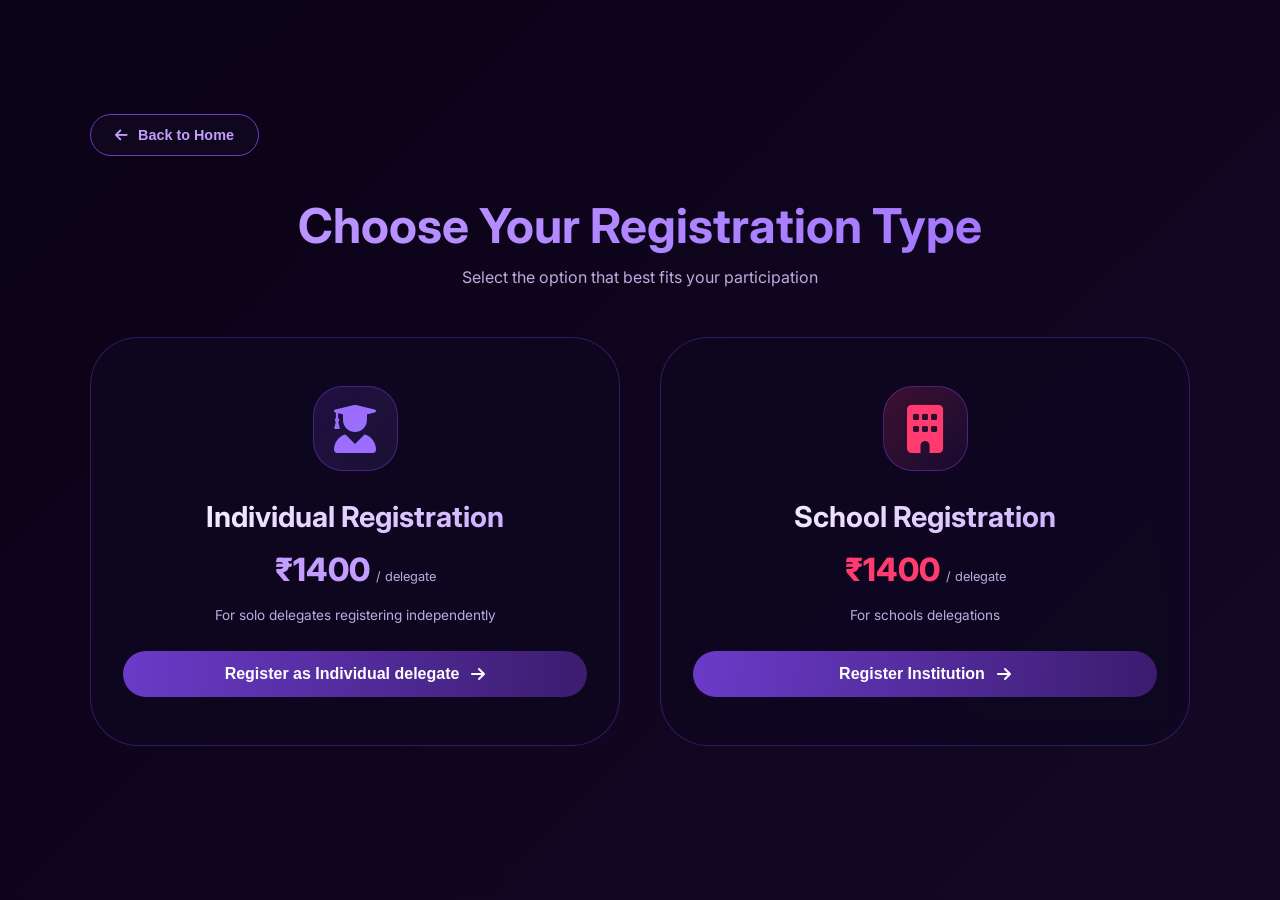
<file: registration.html>
<!DOCTYPE html>
<html lang="en">
<head>
    <meta charset="UTF-8">
    <meta name="viewport" content="width=device-width, initial-scale=1.0">
    <title>VME MUN 2026 | Registration</title>
    <link href="https://fonts.googleapis.com/css2?family=Inter:wght@300;400;500;600;700;800;900&display=swap" rel="stylesheet">
    <link rel="stylesheet" href="https://cdnjs.cloudflare.com/ajax/libs/font-awesome/6.0.0-beta3/css/all.min.css">
    <style>
        * {
            margin: 0;
            padding: 0;
            box-sizing: border-box;
        }

        :root {
            --purple-1: #0a0216;
            --purple-2: #140826;
            --purple-3: #1f0e3a;
            --purple-4: #3b1c6e;
            --purple-5: #6b3bc9;
            --purple-6: #9b6eff;
            --purple-7: #c49eff;
            --crisis-red: #ff3b6f;
        }

        body {
            font-family: 'Inter', sans-serif;
            background: linear-gradient(135deg, var(--purple-1), var(--purple-2));
            color: #eceaff;
            min-height: 100vh;
            display: flex;
            align-items: center;
            justify-content: center;
            padding: 60px 20px;
        }

        .registration-container {
            max-width: 1100px;
            width: 100%;
        }

        .back-btn {
            display: inline-flex;
            align-items: center;
            gap: 10px;
            background: rgba(15, 8, 32, 0.9);
            backdrop-filter: blur(12px);
            border: 1px solid var(--purple-5);
            color: var(--purple-7);
            padding: 12px 24px;
            border-radius: 50px;
            cursor: pointer;
            font-size: 0.9rem;
            font-weight: 600;
            margin-bottom: 40px;
            transition: 0.3s;
            text-decoration: none;
        }

        .back-btn:hover {
            background: rgba(107, 59, 201, 0.3);
            border-color: var(--purple-6);
            transform: translateX(-5px);
        }

      
        .header {
            text-align: center;
            margin-bottom: 50px;
        }

        .header h1 {
            font-size: 3rem;
            background: linear-gradient(135deg, var(--purple-7), var(--purple-6));
            -webkit-background-clip: text;
            background-clip: text;
            color: transparent;
            margin-bottom: 12px;
        }

        .header p {
            color: #bcabdd;
            font-size: 1rem;
        }

        .registration-options {
            display: grid;
            grid-template-columns: repeat(auto-fit, minmax(320px, 1fr));
            gap: 40px;
            margin-bottom: 40px;
        }


        .reg-card {
            background: rgba(15, 8, 32, 0.85);
            backdrop-filter: blur(16px);
            border-radius: 48px;
            padding: 48px 32px;
            text-align: center;
            border: 1px solid rgba(107, 59, 201, 0.4);
            transition: 0.4s ease;
            cursor: pointer;
            position: relative;
            overflow: hidden;
        }

        .reg-card::before {
            content: '';
            position: absolute;
            top: 0;
            left: -100%;
            width: 100%;
            height: 100%;
            background: linear-gradient(90deg, transparent, rgba(155, 110, 255, 0.1), transparent);
            transition: 0.5s;
        }

        .reg-card:hover::before {
            left: 100%;
        }

        .reg-card:hover {
            transform: translateY(-8px);
            border-color: var(--purple-5);
            box-shadow: 0 20px 40px rgba(0, 0, 0, 0.4), 0 0 20px rgba(107, 59, 201, 0.3);
        }

        .card-icon {
            width: 85px;
            height: 85px;
            background: linear-gradient(135deg, rgba(107, 59, 201, 0.2), rgba(155, 110, 255, 0.1));
            border-radius: 30px;
            display: flex;
            align-items: center;
            justify-content: center;
            margin: 0 auto 28px;
            border: 1px solid rgba(107, 59, 201, 0.5);
        }

        .card-icon i {
            font-size: 3rem;
            color: var(--purple-6);
        }

        .reg-card h2 {
            font-size: 1.8rem;
            font-weight: 700;
            margin-bottom: 12px;
            background: linear-gradient(135deg, #fff, var(--purple-7));
            -webkit-background-clip: text;
            background-clip: text;
            color: transparent;
        }

        .reg-card .price {
            font-size: 2rem;
            font-weight: 800;
            color: var(--purple-7);
            margin: 16px 0 8px;
        }

        .reg-card .price small {
            font-size: 0.8rem;
            font-weight: 400;
            color: #bcabdd;
        }

        .reg-card .description {
            color: #bcabdd;
            font-size: 0.85rem;
            margin: 16px 0 24px;
            line-height: 1.6;
        }

        .feature-list {
            text-align: left;
            margin: 24px 0;
            padding-left: 20px;
        }

        .feature-list li {
            margin: 10px 0;
            font-size: 0.85rem;
            color: #d0c5f0;
            list-style: none;
            display: flex;
            align-items: center;
            gap: 10px;
        }

        .feature-list li i {
            color: var(--purple-6);
            font-size: 0.8rem;
            width: 20px;
        }

        .register-btn {
            background: linear-gradient(95deg, var(--purple-5), var(--purple-4));
            border: none;
            padding: 14px 28px;
            border-radius: 50px;
            font-weight: 700;
            color: white;
            font-size: 1rem;
            cursor: pointer;
            transition: 0.3s;
            width: 100%;
            display: flex;
            align-items: center;
            justify-content: center;
            gap: 12px;
            margin-top: 20px;
        }

        .register-btn:hover {
            transform: scale(1.02);
            box-shadow: 0 10px 25px rgba(107, 59, 201, 0.5);
            gap: 16px;
        }

        .reg-card.school .card-icon {
            background: linear-gradient(135deg, rgba(255, 59, 111, 0.2), rgba(107, 59, 201, 0.1));
        }

        .reg-card.school .card-icon i {
            color: var(--crisis-red);
        }

        .reg-card.school .price {
            color: var(--crisis-red);
        }

        .footer-note {
            text-align: center;
            padding: 30px;
            background: rgba(15, 8, 32, 0.6);
            backdrop-filter: blur(12px);
            border-radius: 60px;
            border: 1px solid rgba(107, 59, 201, 0.3);
        }

        .footer-note p {
            color: #9b8ac2;
            font-size: 0.8rem;
        }

        .footer-note i {
            color: var(--purple-6);
            margin: 0 4px;
        }

        @media (max-width: 768px) {
            .registration-options { gap: 25px; }
            .reg-card { padding: 32px 24px; }
            .header h1 { font-size: 2.2rem; }
            .back-btn { margin-bottom: 25px; }
        }
    </style>
</head>
<body>
    <div class="registration-container">
        <button class="back-btn" onclick="window.location.href='index.html'">
            <i class="fas fa-arrow-left"></i> Back to Home
        </button>
        <div class="header">
            <h1>Choose Your Registration Type</h1>
            <p>Select the option that best fits your participation</p>
        </div>
        <div class="registration-options">
            <div class="reg-card" id="individualCard">
                <div class="card-icon">
                    <i class="fas fa-user-graduate"></i>
                </div>
                <h2>Individual Registration</h2>
                <div class="price">₹1400 <small>/ delegate</small></div>
                <div class="description">
                    For solo delegates registering independently
                </div>
                <button class="register-btn" id="individualBtn">
                    Register as Individual delegate <i class="fas fa-arrow-right"></i>
                </button>
            </div>

            <div class="reg-card school" id="institutionCard">
                <div class="card-icon">
                    <i class="fas fa-building"></i>
                </div>
                <h2>School Registration</h2>
                <div class="price">₹1400 <small>/ delegate </small></div>
                <div class="description">
                    For schools delegations
                </div>

                <button class="register-btn" id="institutionBtn">
                    Register Institution <i class="fas fa-arrow-right"></i>
                </button>
            </div>
        </div>

 


    <script>
        const IL = "https://docs.google.com/forms/d/e/1FAIpQLSdlvoLBo32xzWw2REl_2Cf9wK2M6jcPqhvx3JuQzOES7O0AXw/viewform";
        const INL = "https://docs.google.com/forms/d/e/1FAIpQLSey7GU3z3evOwPsHCCFQa41EqGIQzNhyoJb9TRoYpx0sZnW6Q/viewform";
    
        document.getElementById('individualBtn').addEventListener('click', function() {
            window.open(IL, '_blank');
        });
        
        document.getElementById('individualCard').addEventListener('click', function(e) {
            if (e.target.closest('#individualBtn')) return;
            window.open(IL, '_blank');
        });
        
        document.getElementById('institutionBtn').addEventListener('click', function() {
            window.open(INL, '_blank');
        });
        
        document.getElementById('institutionCard').addEventListener('click', function(e) {
            if (e.target.closest('#institutionBtn')) return;
            window.open(INL, '_blank');
        });
    </script>
</body>
</html>
</file>
